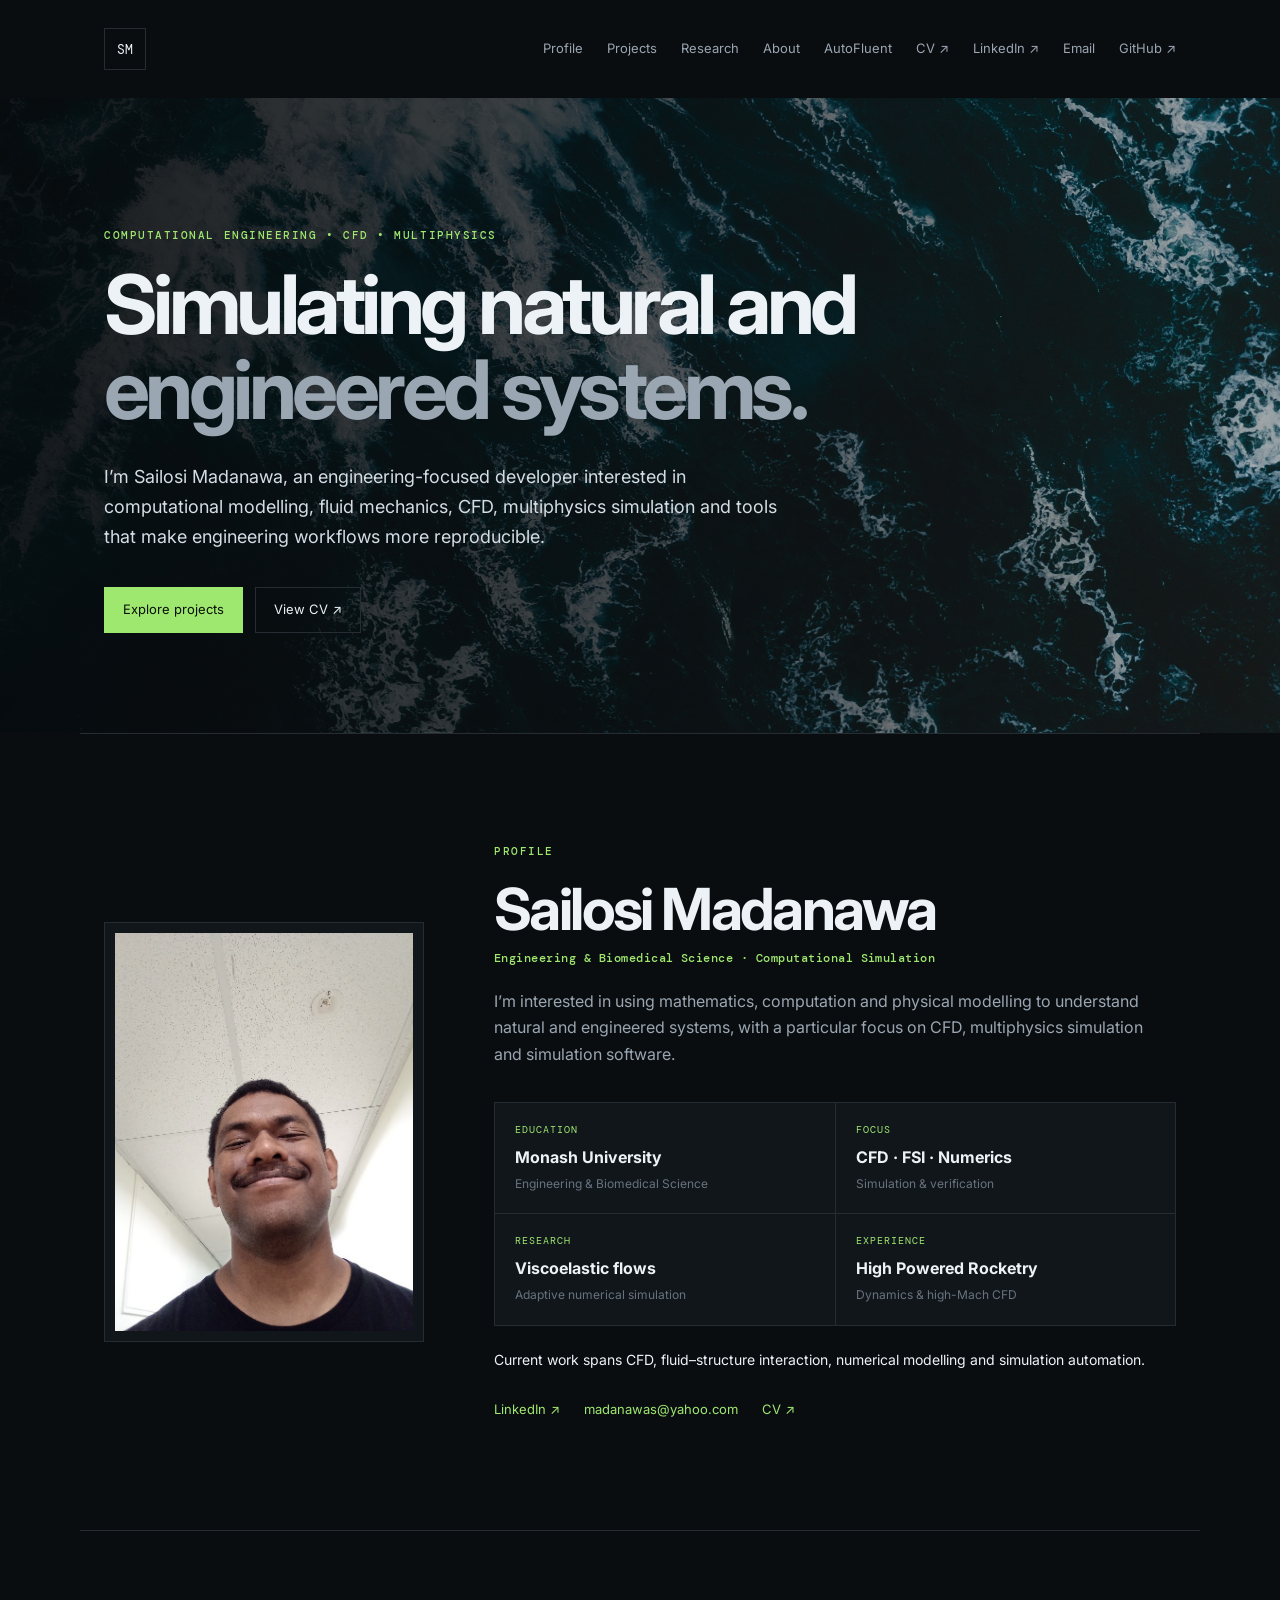
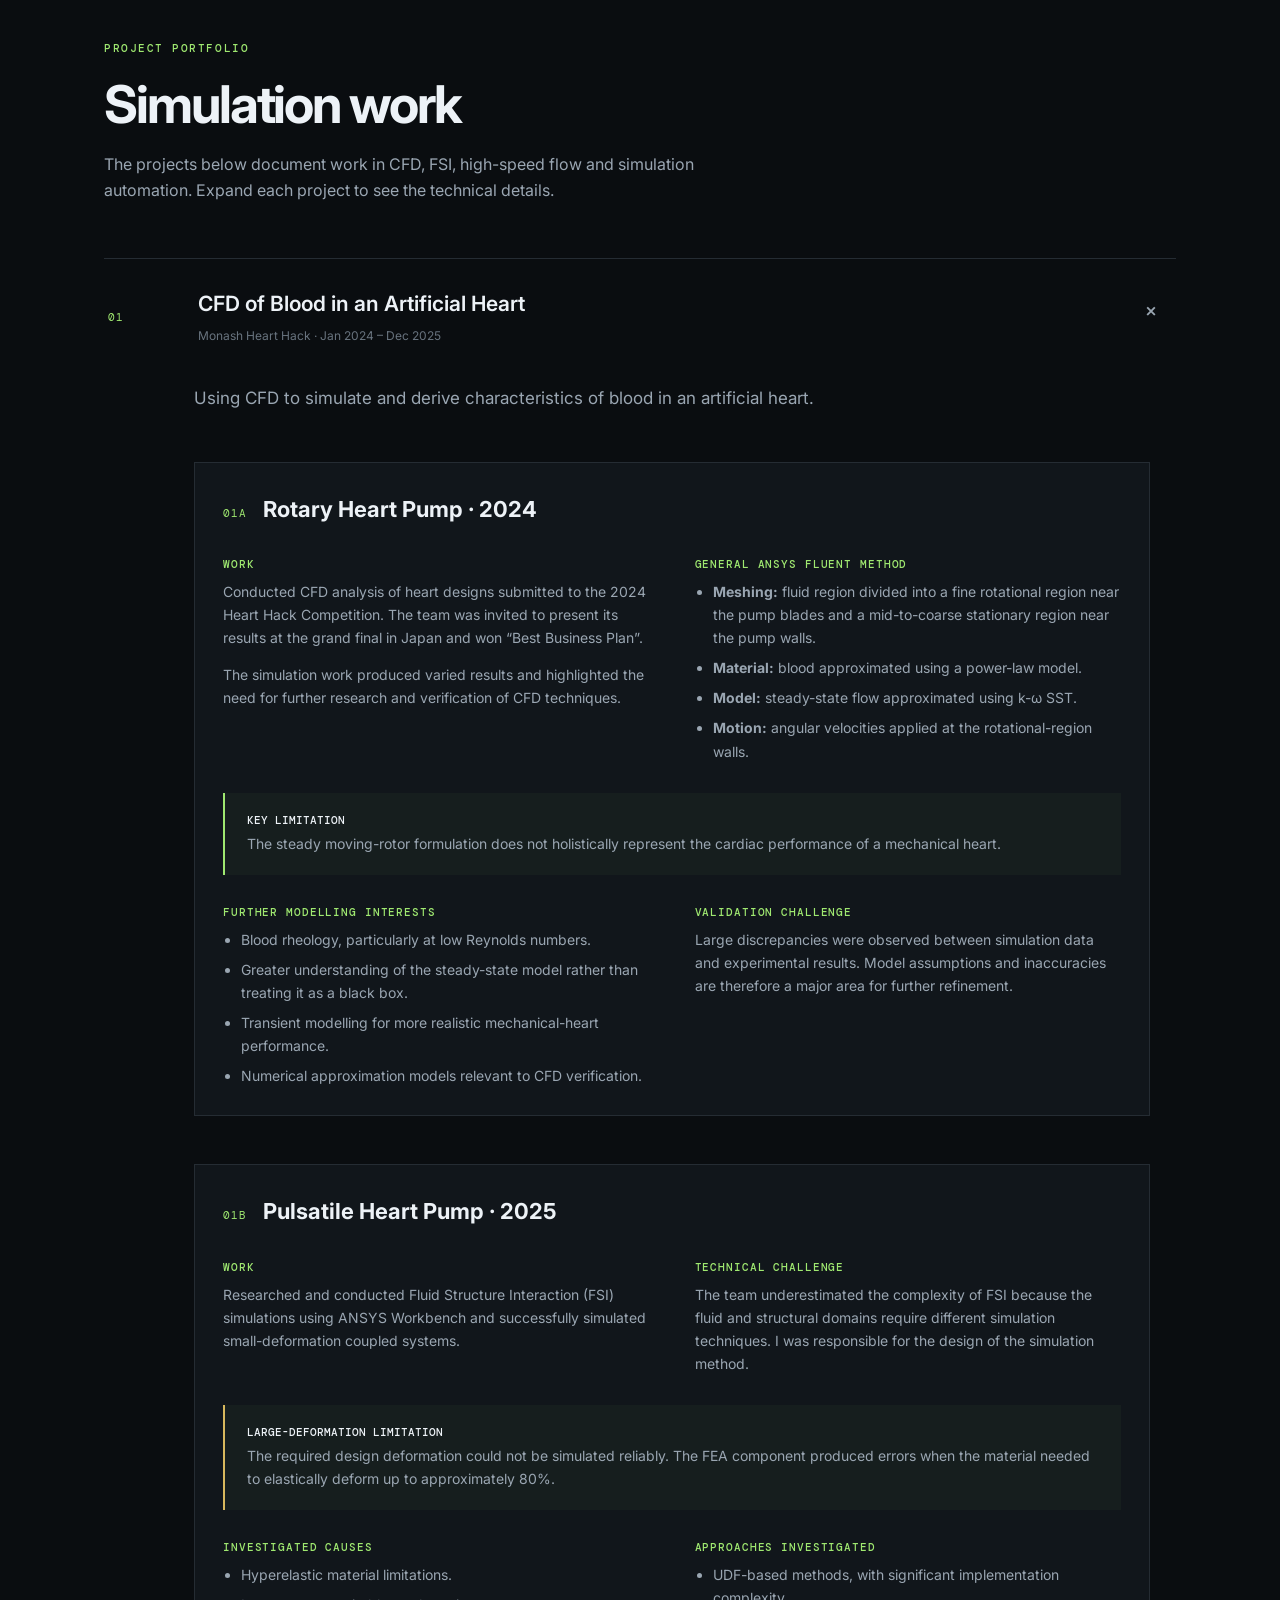
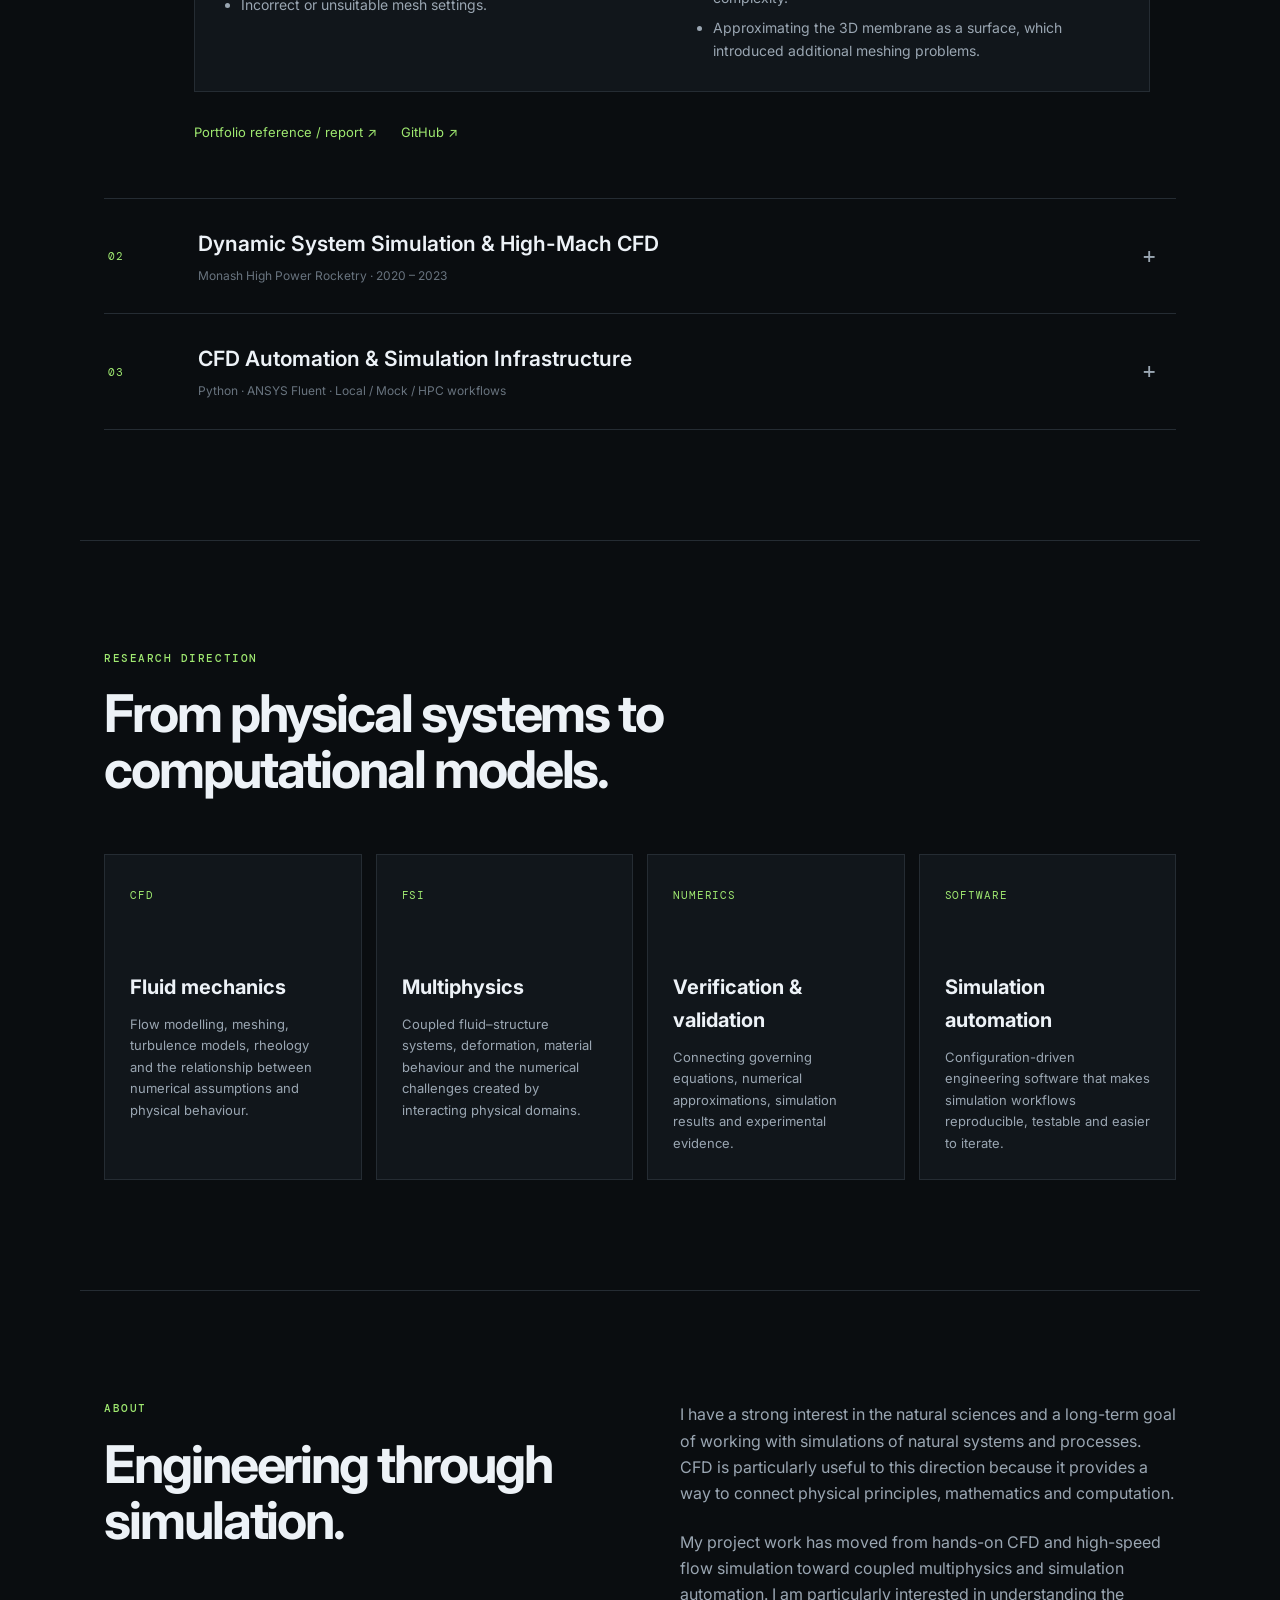
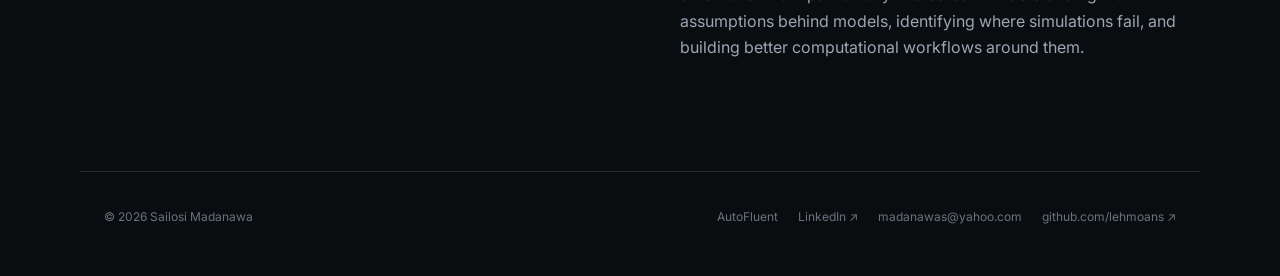
<file: index.html>
<!DOCTYPE html>
<html lang="en">
<head>
  <meta charset="UTF-8">
  <meta name="viewport" content="width=device-width, initial-scale=1.0">
  <meta name="description" content="Sailosi Madanawa — computational fluid dynamics, multiphysics simulation, numerical modelling and simulation automation portfolio.">
  <meta property="og:title" content="Sailosi Madanawa | Simulation Engineering">
  <meta property="og:description" content="Portfolio of CFD, FSI, high-Mach simulation and simulation automation projects.">
  <meta property="og:type" content="website">
  <title>Sailosi Madanawa | Simulation Engineering</title>
  <link rel="stylesheet" href="style.css">
</head>
<body>
  <header class="nav">
    <a class="logo" href="#">SM</a>
    <nav aria-label="Primary navigation">
      <a href="#profile">Profile</a>
      <a href="#projects">Projects</a>
      <a href="#research">Research</a>
      <a href="#about">About</a>
      <a href="autofluent.html">AutoFluent</a>
      <a href="cv.html">CV ↗</a>
      <a href="https://www.linkedin.com/in/sailosimadanawa/" target="_blank" rel="noopener">LinkedIn ↗</a>
      <a href="mailto:madanawas@yahoo.com">Email</a>
      <a href="https://github.com/lehmoans" target="_blank" rel="noopener">GitHub ↗</a>
    </nav>
  </header>

  <main>
    <section class="hero ocean-hero">
      <div class="hero-ocean"></div>
      <div class="hero-content">

      <p class="eyebrow">COMPUTATIONAL ENGINEERING • CFD • MULTIPHYSICS</p>
      <h1>Simulating natural and<br><span>engineered systems.</span></h1>
      <p class="intro">
        I’m Sailosi Madanawa, an engineering-focused developer interested in
        computational modelling, fluid mechanics, CFD, multiphysics simulation
        and tools that make engineering workflows more reproducible.
      </p>
      <div class="actions">
        <a class="button primary" href="#projects">Explore projects</a>
        <a class="button secondary" href="cv.html">View CV ↗</a>
      </div>
    </div>
    </section>

    <section id="profile" class="profile-section">
      <div class="profile-photo-wrap">
        <img class="profile-photo" src="assets/IMG_20220502_143514_275.jpg" alt="Sailosi Madanawa">
      </div>
      <div class="profile-copy">
        <p class="eyebrow">PROFILE</p>
        <h2>Sailosi Madanawa</h2>
        <p class="profile-role">Engineering & Biomedical Science · Computational Simulation</p>
        <p>
          I’m interested in using mathematics, computation and physical modelling
          to understand natural and engineered systems, with a particular focus
          on CFD, multiphysics simulation and simulation software.
        </p>
        <div class="profile-facts">
          <div><span>EDUCATION</span><strong>Monash University</strong><small>Engineering & Biomedical Science</small></div>
          <div><span>FOCUS</span><strong>CFD · FSI · Numerics</strong><small>Simulation & verification</small></div>
          <div><span>RESEARCH</span><strong>Viscoelastic flows</strong><small>Adaptive numerical simulation</small></div>
          <div><span>EXPERIENCE</span><strong>High Powered Rocketry</strong><small>Dynamics & high-Mach CFD</small></div>
        </div>
        <p class="profile-note">Current work spans CFD, fluid–structure interaction, numerical modelling and simulation automation.</p>
        <div class="profile-links">
          <a href="https://www.linkedin.com/in/sailosimadanawa/" target="_blank" rel="noopener">LinkedIn ↗</a>
          <a href="mailto:madanawas@yahoo.com">madanawas@yahoo.com</a>
          <a href="cv.html">CV ↗</a>
        </div>
      </div>
    </section>

    <section id="projects" class="section">
      <div class="section-heading">
        <p class="eyebrow">PROJECT PORTFOLIO</p>
        <h2>Simulation work</h2>
        <p class="section-lead">
          The projects below document work in CFD, FSI, high-speed flow and
          simulation automation. Expand each project to see the technical details.
        </p>
      </div>

      <div class="project-list">
        <details class="project" open>
          <summary>
            <span class="project-index">01</span>
            <span class="project-title">
              <strong>CFD of Blood in an Artificial Heart</strong>
              <small>Monash Heart Hack · Jan 2024 – Dec 2025</small>
            </span>
            <span class="summary-mark">+</span>
          </summary>

          <div class="project-body">
            <p class="lead">
              Using CFD to simulate and derive characteristics of blood in an artificial heart.
            </p>

            <div class="subproject">
              <div class="subproject-heading">
                <span class="tag">01A</span>
                <h3>Rotary Heart Pump · 2024</h3>
              </div>

              <div class="grid-2">
                <div>
                  <h4>Work</h4>
                  <p>
                    Conducted CFD analysis of heart designs submitted to the 2024
                    Heart Hack Competition. The team was invited to present its
                    results at the grand final in Japan and won “Best Business Plan”.
                  </p>
                  <p>
                    The simulation work produced varied results and highlighted
                    the need for further research and verification of CFD techniques.
                  </p>
                </div>

                <div>
                  <h4>General ANSYS Fluent method</h4>
                  <ul>
                    <li><b>Meshing:</b> fluid region divided into a fine rotational region near the pump blades and a mid-to-coarse stationary region near the pump walls.</li>
                    <li><b>Material:</b> blood approximated using a power-law model.</li>
                    <li><b>Model:</b> steady-state flow approximated using k-ω SST.</li>
                    <li><b>Motion:</b> angular velocities applied at the rotational-region walls.</li>
                  </ul>
                </div>
              </div>

              <div class="project-note">
                <span>Key limitation</span>
                The steady moving-rotor formulation does not holistically represent
                the cardiac performance of a mechanical heart.
              </div>

              <div class="grid-2">
                <div>
                  <h4>Further modelling interests</h4>
                  <ul>
                    <li>Blood rheology, particularly at low Reynolds numbers.</li>
                    <li>Greater understanding of the steady-state model rather than treating it as a black box.</li>
                    <li>Transient modelling for more realistic mechanical-heart performance.</li>
                    <li>Numerical approximation models relevant to CFD verification.</li>
                  </ul>
                </div>
                <div>
                  <h4>Validation challenge</h4>
                  <p>
                    Large discrepancies were observed between simulation data and
                    experimental results. Model assumptions and inaccuracies are
                    therefore a major area for further refinement.
                  </p>
                </div>
              </div>
            </div>

            <div class="subproject">
              <div class="subproject-heading">
                <span class="tag">01B</span>
                <h3>Pulsatile Heart Pump · 2025</h3>
              </div>

              <div class="grid-2">
                <div>
                  <h4>Work</h4>
                  <p>
                    Researched and conducted Fluid Structure Interaction (FSI)
                    simulations using ANSYS Workbench and successfully simulated
                    small-deformation coupled systems.
                  </p>
                </div>
                <div>
                  <h4>Technical challenge</h4>
                  <p>
                    The team underestimated the complexity of FSI because the
                    fluid and structural domains require different simulation
                    techniques. I was responsible for the design of the simulation method.
                  </p>
                </div>
              </div>

              <div class="project-note warning">
                <span>Large-deformation limitation</span>
                The required design deformation could not be simulated reliably.
                The FEA component produced errors when the material needed to
                elastically deform up to approximately 80%.
              </div>

              <div class="grid-2">
                <div>
                  <h4>Investigated causes</h4>
                  <ul>
                    <li>Hyperelastic material limitations.</li>
                    <li>Incorrect or unsuitable mesh settings.</li>
                  </ul>
                </div>
                <div>
                  <h4>Approaches investigated</h4>
                  <ul>
                    <li>UDF-based methods, with significant implementation complexity.</li>
                    <li>Approximating the 3D membrane as a surface, which introduced additional meshing problems.</li>
                  </ul>
                </div>
              </div>
            </div>

            <div class="project-links">
              <a href="https://tinyurl.com/ysvwvvh9" target="_blank" rel="noopener">Portfolio reference / report ↗</a>
              <a href="https://github.com/lehmoans" target="_blank" rel="noopener">GitHub ↗</a>
            </div>
          </div>
        </details>

        <details class="project">
          <summary>
            <span class="project-index">02</span>
            <span class="project-title">
              <strong>Dynamic System Simulation & High-Mach CFD</strong>
              <small>Monash High Power Rocketry · 2020 – 2023</small>
            </span>
            <span class="summary-mark">+</span>
          </summary>

          <div class="project-body">
            <p class="lead">
              Simulation work focused on rocket behaviour at high Mach-number velocities.
            </p>

            <div class="grid-2">
              <div>
                <h4>Role</h4>
                <p>
                  Joined the Dynamics Simulations Team, contributing to the
                  computational modelling of rocket behaviour at high Mach numbers.
                </p>
              </div>
              <div>
                <h4>Capabilities developed</h4>
                <ul>
                  <li>Python programming, self-taught through the project.</li>
                  <li>ANSYS Fluent meshing and solution work, developed independently.</li>
                  <li>Understanding of how CFD results can feed larger dynamic-system models.</li>
                </ul>
              </div>
            </div>

            <div class="project-note">
              <span>System integration</span>
              Contributed to the team-built six-degree-of-freedom rocket simulator,
              which uses CFD results to determine characteristics such as time of
              flight and apogee.
            </div>
          </div>
        </details>

        <details class="project">
          <summary>
            <span class="project-index">03</span>
            <span class="project-title">
              <strong>CFD Automation & Simulation Infrastructure</strong>
              <small>Python · ANSYS Fluent · Local / Mock / HPC workflows</small>
            </span>
            <span class="summary-mark">+</span>
          </summary>

          <div class="project-body">
            <p class="lead">
              Extending hands-on CFD work into reusable software for automating
              simulation setup, execution and repeatable engineering workflows.
            </p>

            <div class="grid-2">
              <div>
                <h4>Motivation</h4>
                <p>
                  Manual CFD setup and maintenance can make model fine-tuning
                  expensive. Automation is being developed to reduce repetitive
                  work and accelerate iteration.
                </p>
              </div>
              <div>
                <h4>Targeted iteration</h4>
                <ul>
                  <li>y+ target selection.</li>
                  <li>Mesh refinement and coarsening.</li>
                  <li>Fluid rheology characteristics.</li>
                  <li>Repeatable configuration and execution.</li>
                </ul>
              </div>
            </div>

            <div class="project-callout">
              <div>
                <span class="eyebrow">FEATURED SOFTWARE PROJECT</span>
                <h3>AutoFluent</h3>
                <p>
                  A modular Python framework for configuration-driven Fluent
                  simulation workflows. It is being developed as a reusable
                  simulation infrastructure project rather than a single-case script.
                </p>
              </div>
              <a class="button primary" href="autofluent.html">Technical documentation ↗</a>
            </div>
          </div>
        </details>
      </div>
    </section>

    <section id="research" class="section">
      <div class="section-heading">
        <p class="eyebrow">RESEARCH DIRECTION</p>
        <h2>From physical systems to computational models.</h2>
      </div>

      <div class="research-grid">
        <article>
          <span class="tag">CFD</span>
          <h3>Fluid mechanics</h3>
          <p>Flow modelling, meshing, turbulence models, rheology and the relationship between numerical assumptions and physical behaviour.</p>
        </article>
        <article>
          <span class="tag">FSI</span>
          <h3>Multiphysics</h3>
          <p>Coupled fluid–structure systems, deformation, material behaviour and the numerical challenges created by interacting physical domains.</p>
        </article>
        <article>
          <span class="tag">NUMERICS</span>
          <h3>Verification & validation</h3>
          <p>Connecting governing equations, numerical approximations, simulation results and experimental evidence.</p>
        </article>
        <article>
          <span class="tag">SOFTWARE</span>
          <h3>Simulation automation</h3>
          <p>Configuration-driven engineering software that makes simulation workflows reproducible, testable and easier to iterate.</p>
        </article>
      </div>
    </section>

    <section id="about" class="section about">
      <div class="section-heading">
        <p class="eyebrow">ABOUT</p>
        <h2>Engineering through simulation.</h2>
      </div>
      <div class="about-text">
        <p>
          I have a strong interest in the natural sciences and a long-term goal
          of working with simulations of natural systems and processes. CFD is
          particularly useful to this direction because it provides a way to
          connect physical principles, mathematics and computation.
        </p>
        <p>
          My project work has moved from hands-on CFD and high-speed flow
          simulation toward coupled multiphysics and simulation automation.
          I am particularly interested in understanding the assumptions behind
          models, identifying where simulations fail, and building better
          computational workflows around them.
        </p>
      </div>
    </section>
  </main>

  <footer>
    <p>© 2026 Sailosi Madanawa</p>
    <div class="footer-links">
      <a href="autofluent.html">AutoFluent</a>
      <a href="https://www.linkedin.com/in/sailosimadanawa/" target="_blank" rel="noopener">LinkedIn ↗</a>
      <a href="mailto:madanawas@yahoo.com">madanawas@yahoo.com</a>
      <a href="https://github.com/lehmoans" target="_blank" rel="noopener">github.com/lehmoans ↗</a>
    </div>
  </footer>
</body>
</html>
</file>
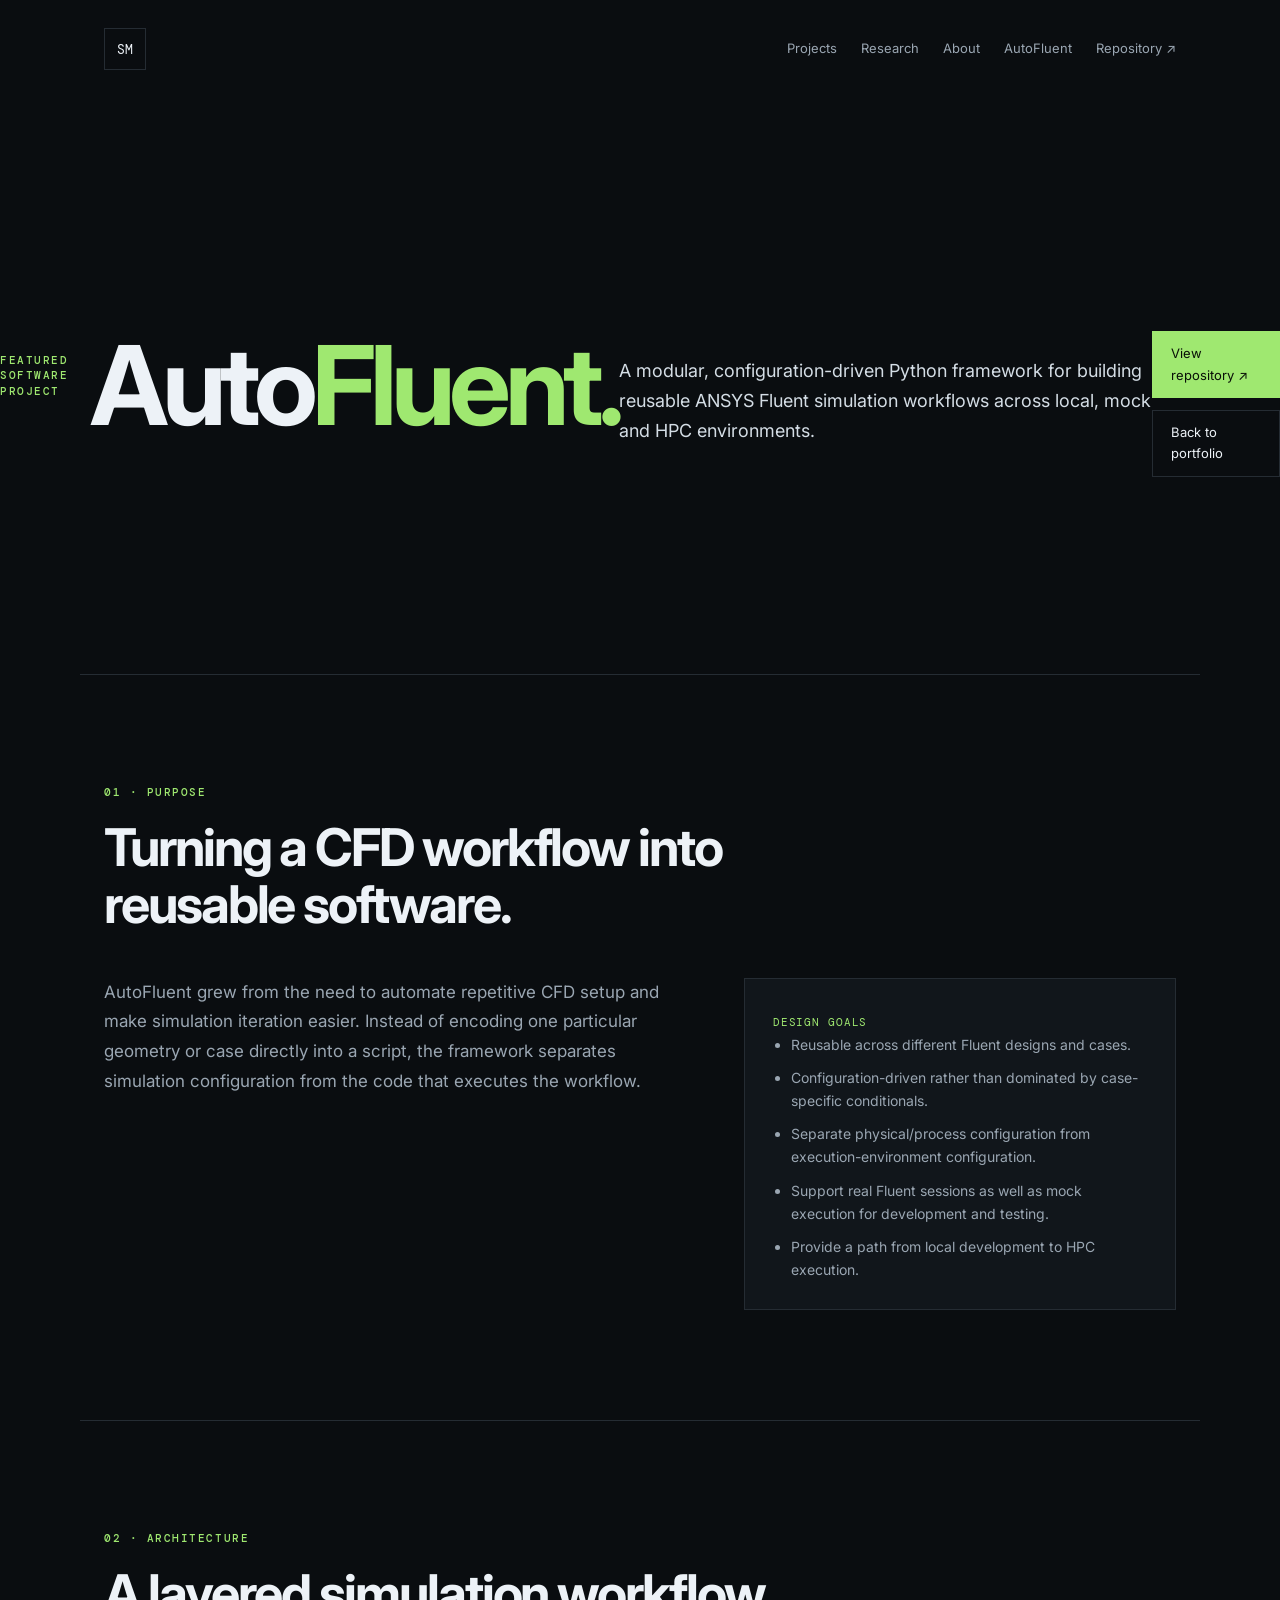
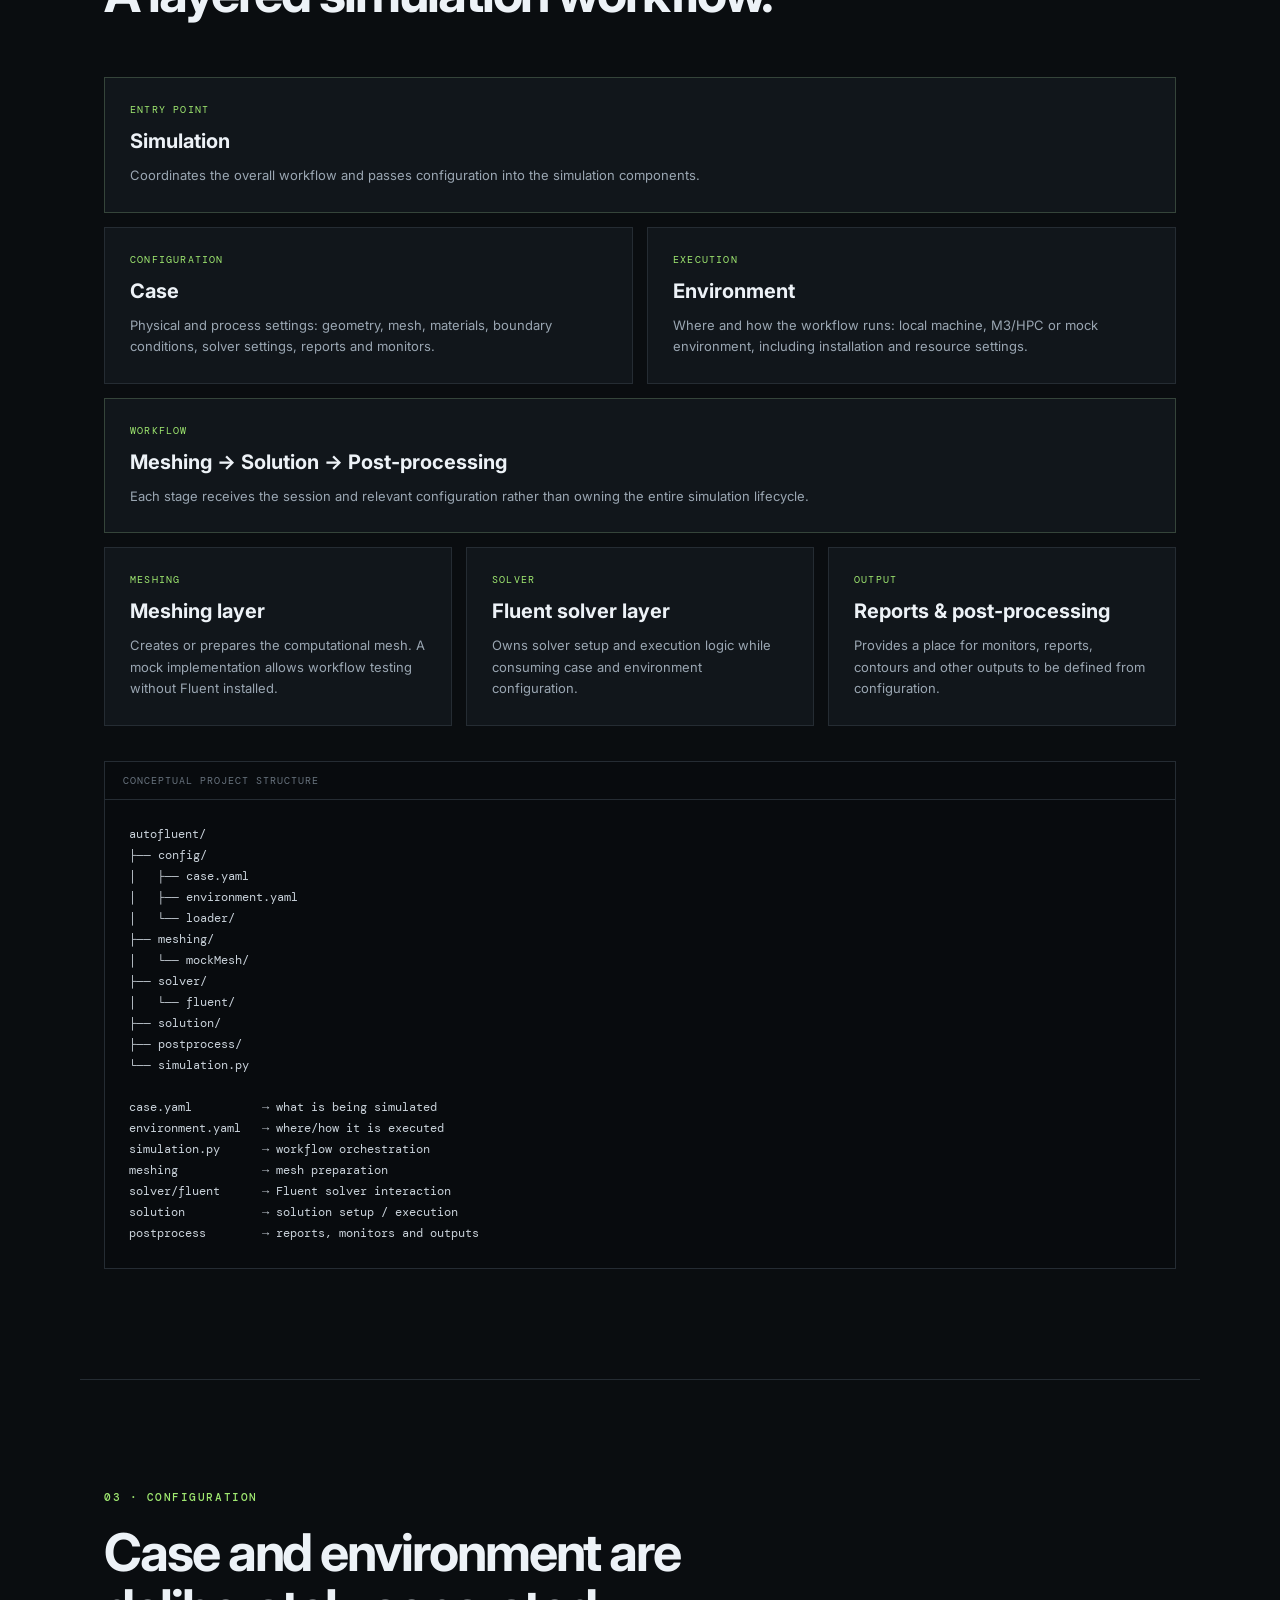
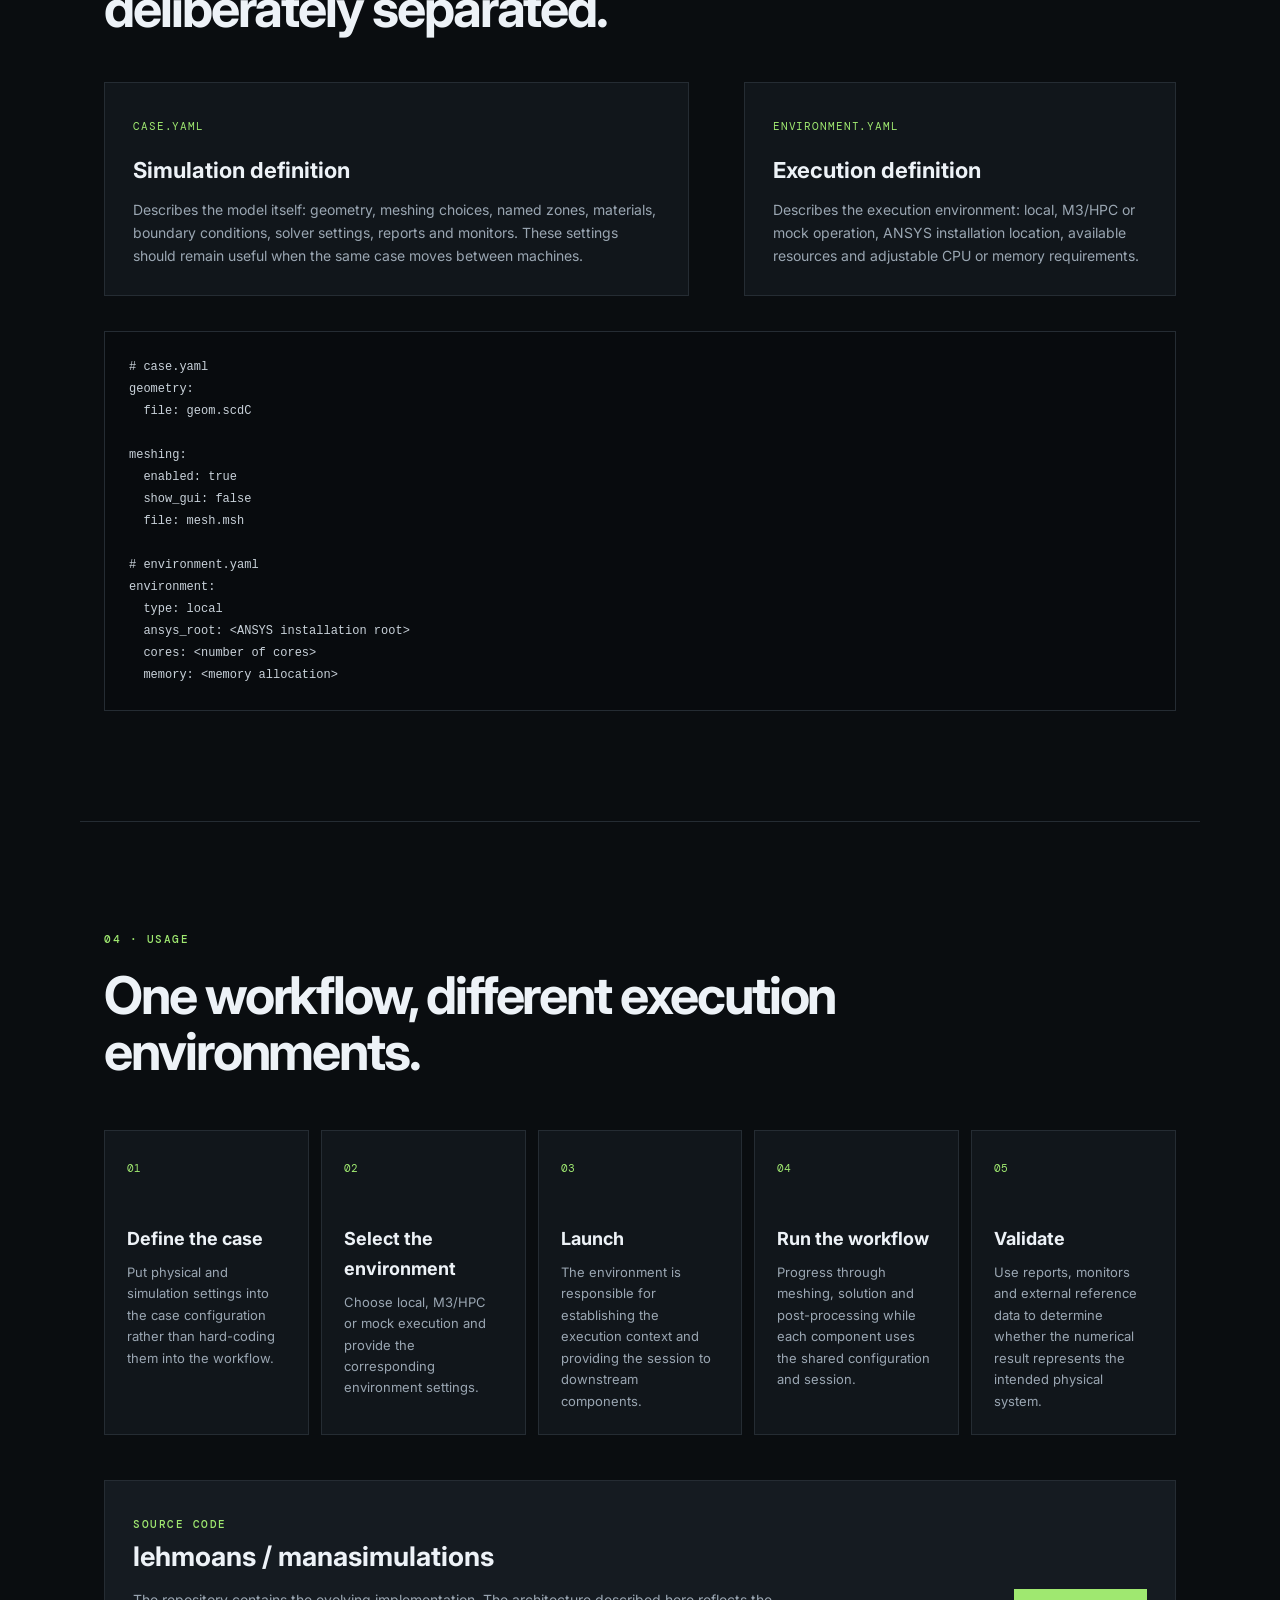
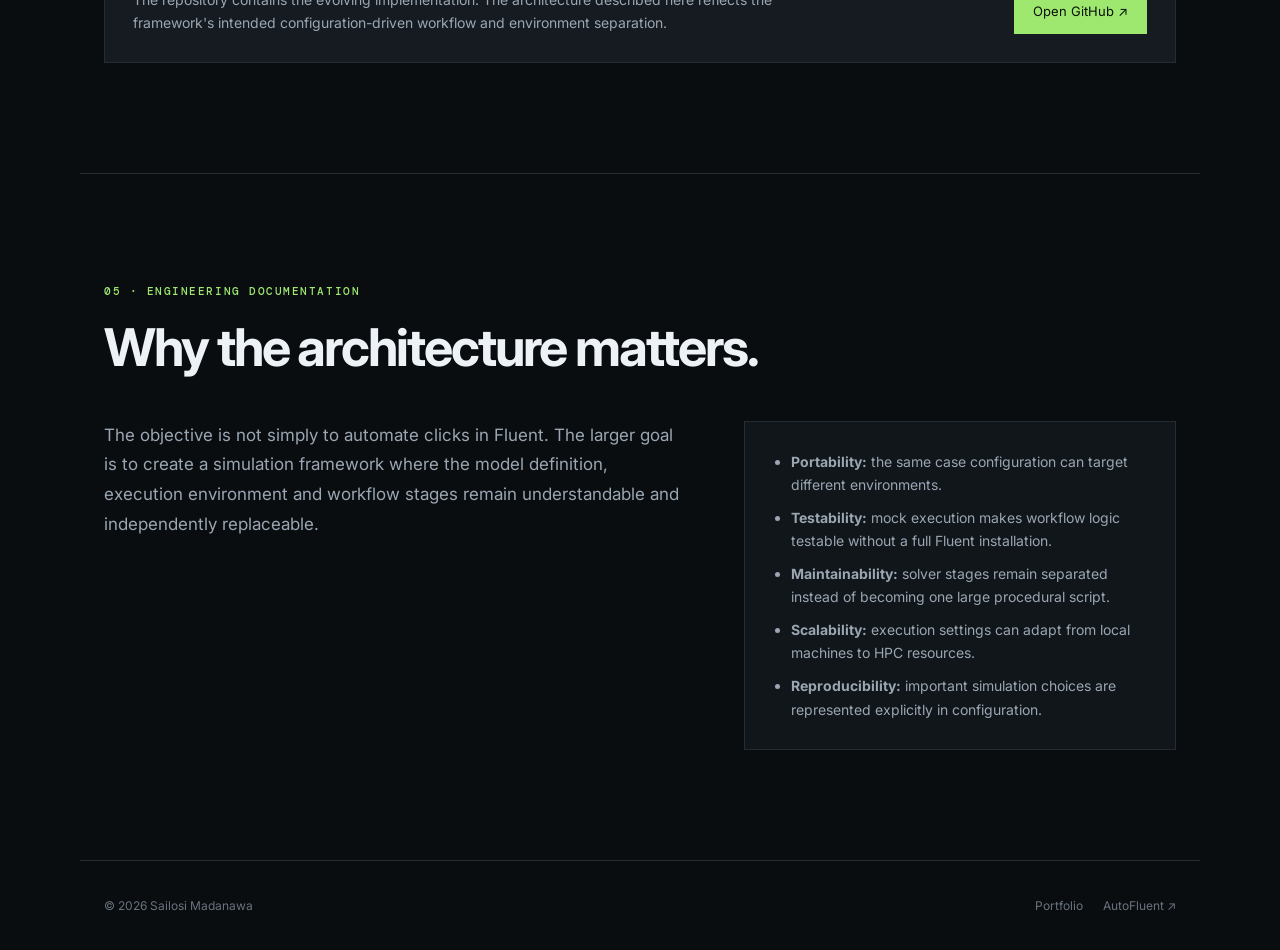
<file: autofluent.html>
<!DOCTYPE html>
<html lang="en">
<head>
  <meta charset="UTF-8">
  <meta name="viewport" content="width=device-width, initial-scale=1.0">
  <meta name="description" content="AutoFluent — configuration-driven Python infrastructure for reusable ANSYS Fluent simulation workflows.">
  <title>AutoFluent | Sailosi Madanawa</title>
  <link rel="stylesheet" href="style.css">
</head>
<body>
  <header class="nav">
    <a class="logo" href="index.html">SM</a>
    <nav aria-label="Primary navigation">
      <a href="index.html#projects">Projects</a>
      <a href="index.html#research">Research</a>
      <a href="index.html#about">About</a>
      <a href="autofluent.html">AutoFluent</a>
      <a href="https://github.com/lehmoans/manasimulations" target="_blank" rel="noopener">Repository ↗</a>
    </nav>
  </header>

  <main>
    <section class="hero autofluent-hero">
      <p class="eyebrow">FEATURED SOFTWARE PROJECT</p>
      <h1>Auto<span>Fluent.</span></h1>
      <p class="intro">
        A modular, configuration-driven Python framework for building reusable
        ANSYS Fluent simulation workflows across local, mock and HPC environments.
      </p>
      <div class="actions">
        <a class="button primary" href="https://github.com/lehmoans/manasimulations" target="_blank" rel="noopener">View repository ↗</a>
        <a class="button secondary" href="index.html#projects">Back to portfolio</a>
      </div>
    </section>

    <section class="section">
      <div class="section-heading">
        <p class="eyebrow">01 · PURPOSE</p>
        <h2>Turning a CFD workflow into reusable software.</h2>
      </div>
      <div class="doc-grid">
        <div>
          <p class="lead">
            AutoFluent grew from the need to automate repetitive CFD setup and
            make simulation iteration easier. Instead of encoding one particular
            geometry or case directly into a script, the framework separates
            simulation configuration from the code that executes the workflow.
          </p>
        </div>
        <div class="doc-card">
          <span class="tag">DESIGN GOALS</span>
          <ul>
            <li>Reusable across different Fluent designs and cases.</li>
            <li>Configuration-driven rather than dominated by case-specific conditionals.</li>
            <li>Separate physical/process configuration from execution-environment configuration.</li>
            <li>Support real Fluent sessions as well as mock execution for development and testing.</li>
            <li>Provide a path from local development to HPC execution.</li>
          </ul>
        </div>
      </div>
    </section>

    <section class="section">
      <div class="section-heading">
        <p class="eyebrow">02 · ARCHITECTURE</p>
        <h2>A layered simulation workflow.</h2>
      </div>

      <div class="architecture">
        <div class="architecture-node root">
          <span>ENTRY POINT</span>
          <strong>Simulation</strong>
          <p>Coordinates the overall workflow and passes configuration into the simulation components.</p>
        </div>

        <div class="architecture-branch">
          <div class="architecture-node">
            <span>CONFIGURATION</span>
            <strong>Case</strong>
            <p>Physical and process settings: geometry, mesh, materials, boundary conditions, solver settings, reports and monitors.</p>
          </div>
          <div class="architecture-node">
            <span>EXECUTION</span>
            <strong>Environment</strong>
            <p>Where and how the workflow runs: local machine, M3/HPC or mock environment, including installation and resource settings.</p>
          </div>
        </div>

        <div class="architecture-node pipeline">
          <span>WORKFLOW</span>
          <strong>Meshing → Solution → Post-processing</strong>
          <p>Each stage receives the session and relevant configuration rather than owning the entire simulation lifecycle.</p>
        </div>

        <div class="architecture-branch">
          <div class="architecture-node">
            <span>MESHING</span>
            <strong>Meshing layer</strong>
            <p>Creates or prepares the computational mesh. A mock implementation allows workflow testing without Fluent installed.</p>
          </div>
          <div class="architecture-node">
            <span>SOLVER</span>
            <strong>Fluent solver layer</strong>
            <p>Owns solver setup and execution logic while consuming case and environment configuration.</p>
          </div>
          <div class="architecture-node">
            <span>OUTPUT</span>
            <strong>Reports & post-processing</strong>
            <p>Provides a place for monitors, reports, contours and other outputs to be defined from configuration.</p>
          </div>
        </div>
      </div>

      <div class="code-tree">
        <div class="tree-label">CONCEPTUAL PROJECT STRUCTURE</div>
<pre>autofluent/
├── config/
│   ├── case.yaml
│   ├── environment.yaml
│   └── loader/
├── meshing/
│   └── mockMesh/
├── solver/
│   └── fluent/
├── solution/
├── postprocess/
└── simulation.py

case.yaml          → what is being simulated
environment.yaml   → where/how it is executed
simulation.py      → workflow orchestration
meshing            → mesh preparation
solver/fluent      → Fluent solver interaction
solution           → solution setup / execution
postprocess        → reports, monitors and outputs</pre>
      </div>
    </section>

    <section class="section">
      <div class="section-heading">
        <p class="eyebrow">03 · CONFIGURATION</p>
        <h2>Case and environment are deliberately separated.</h2>
      </div>

      <div class="doc-grid">
        <div class="doc-card">
          <span class="tag">CASE.YAML</span>
          <h3>Simulation definition</h3>
          <p>
            Describes the model itself: geometry, meshing choices, named zones,
            materials, boundary conditions, solver settings, reports and monitors.
            These settings should remain useful when the same case moves between machines.
          </p>
        </div>
        <div class="doc-card">
          <span class="tag">ENVIRONMENT.YAML</span>
          <h3>Execution definition</h3>
          <p>
            Describes the execution environment: local, M3/HPC or mock operation,
            ANSYS installation location, available resources and adjustable CPU
            or memory requirements.
          </p>
        </div>
      </div>

      <div class="config-example">
<pre><code># case.yaml
geometry:
  file: geom.scdC

meshing:
  enabled: true
  show_gui: false
  file: mesh.msh

# environment.yaml
environment:
  type: local
  ansys_root: &lt;ANSYS installation root&gt;
  cores: &lt;number of cores&gt;
  memory: &lt;memory allocation&gt;</code></pre>
      </div>
    </section>

    <section class="section">
      <div class="section-heading">
        <p class="eyebrow">04 · USAGE</p>
        <h2>One workflow, different execution environments.</h2>
      </div>

      <div class="steps">
        <article><span>01</span><h3>Define the case</h3><p>Put physical and simulation settings into the case configuration rather than hard-coding them into the workflow.</p></article>
        <article><span>02</span><h3>Select the environment</h3><p>Choose local, M3/HPC or mock execution and provide the corresponding environment settings.</p></article>
        <article><span>03</span><h3>Launch</h3><p>The environment is responsible for establishing the execution context and providing the session to downstream components.</p></article>
        <article><span>04</span><h3>Run the workflow</h3><p>Progress through meshing, solution and post-processing while each component uses the shared configuration and session.</p></article>
        <article><span>05</span><h3>Validate</h3><p>Use reports, monitors and external reference data to determine whether the numerical result represents the intended physical system.</p></article>
      </div>

      <div class="project-callout">
        <div>
          <span class="eyebrow">SOURCE CODE</span>
          <h3>lehmoans / manasimulations</h3>
          <p>
            The repository contains the evolving implementation. The architecture
            described here reflects the framework's intended configuration-driven
            workflow and environment separation.
          </p>
        </div>
        <a class="button primary" href="https://github.com/lehmoans/manasimulations" target="_blank" rel="noopener">Open GitHub ↗</a>
      </div>
    </section>

    <section class="section">
      <div class="section-heading">
        <p class="eyebrow">05 · ENGINEERING DOCUMENTATION</p>
        <h2>Why the architecture matters.</h2>
      </div>
      <div class="doc-grid">
        <div>
          <p class="lead">
            The objective is not simply to automate clicks in Fluent. The larger
            goal is to create a simulation framework where the model definition,
            execution environment and workflow stages remain understandable and
            independently replaceable.
          </p>
        </div>
        <div class="doc-card">
          <ul>
            <li><b>Portability:</b> the same case configuration can target different environments.</li>
            <li><b>Testability:</b> mock execution makes workflow logic testable without a full Fluent installation.</li>
            <li><b>Maintainability:</b> solver stages remain separated instead of becoming one large procedural script.</li>
            <li><b>Scalability:</b> execution settings can adapt from local machines to HPC resources.</li>
            <li><b>Reproducibility:</b> important simulation choices are represented explicitly in configuration.</li>
          </ul>
        </div>
      </div>
    </section>
  </main>

  <footer>
    <p>© 2026 Sailosi Madanawa</p>
    <div class="footer-links">
      <a href="index.html">Portfolio</a>
      <a href="https://github.com/lehmoans/manasimulations" target="_blank" rel="noopener">AutoFluent ↗</a>
    </div>
  </footer>
</body>
</html>
</file>
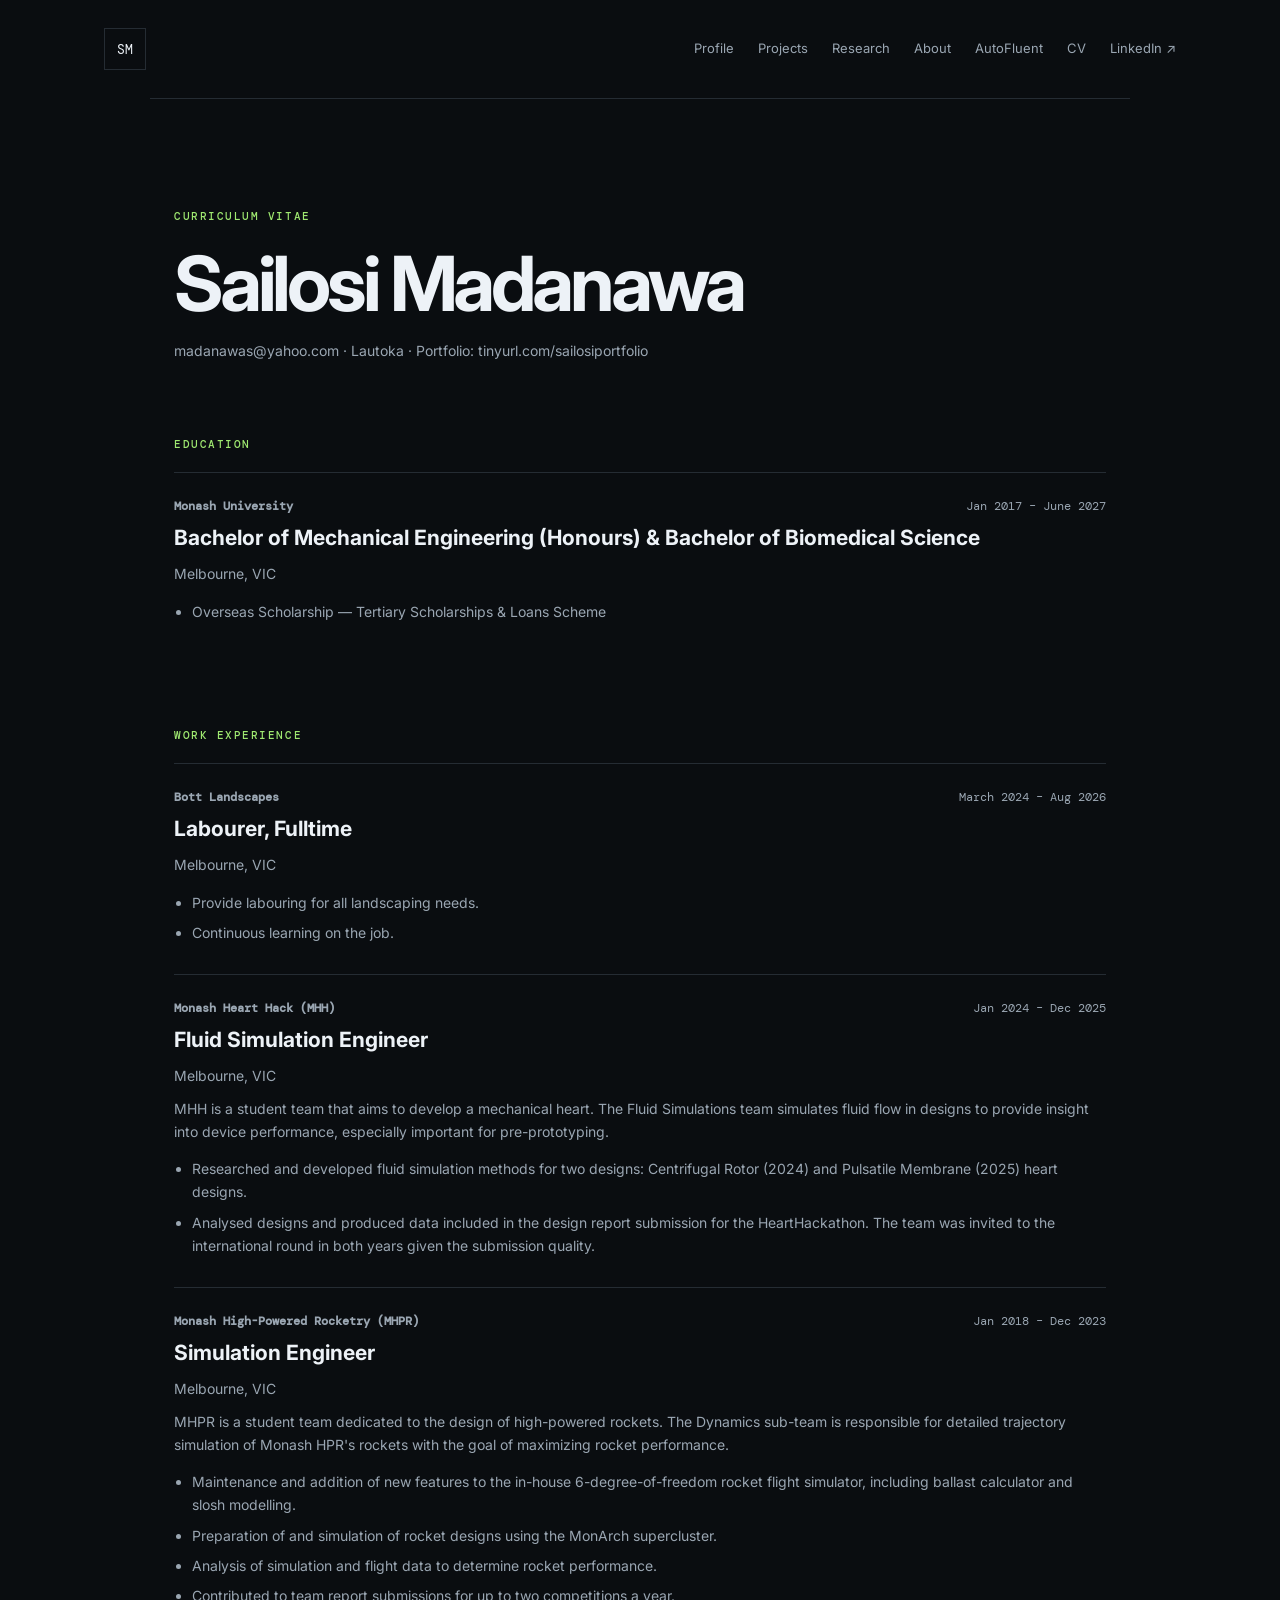
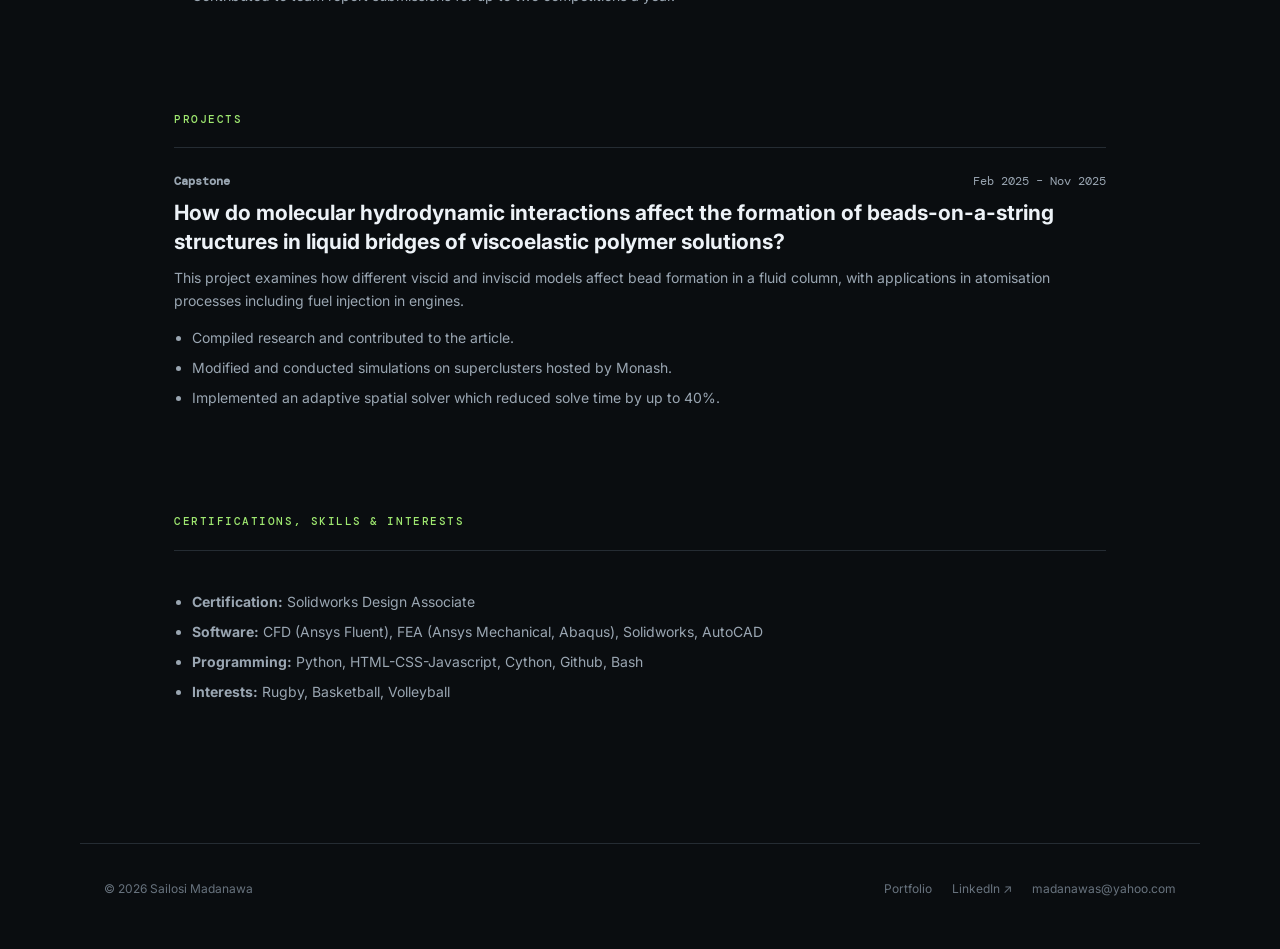
<file: cv.html>
<!DOCTYPE html>
<html lang="en">
<head>
  <meta charset="UTF-8">
  <meta name="viewport" content="width=device-width, initial-scale=1.0">
  <meta name="description" content="Curriculum Vitae — Sailosi Madanawa">
  <title>Sailosi Madanawa | CV</title>
  <link rel="stylesheet" href="style.css">
</head>
<body>
  <header class="nav">
    <a class="logo" href="index.html">SM</a>
    <nav aria-label="Primary navigation">
      <a href="index.html#profile">Profile</a>
      <a href="index.html#projects">Projects</a>
      <a href="index.html#research">Research</a>
      <a href="index.html#about">About</a>
      <a href="autofluent.html">AutoFluent</a>
      <a href="cv.html">CV</a>
      <a href="https://www.linkedin.com/in/sailosimadanawa/" target="_blank" rel="noopener">LinkedIn ↗</a>
    </nav>
  </header>

  <main>
    <section class="section cv-page">
      <div class="section-heading">
        <p class="eyebrow">CURRICULUM VITAE</p>
        <h1 class="cv-title">Sailosi Madanawa</h1>
        <p class="cv-contact">madanawas@yahoo.com · Lautoka · Portfolio: tinyurl.com/sailosiportfolio</p>
      </div>

      <div class="cv-section">
        <p class="eyebrow">EDUCATION</p>
        <article class="cv-entry">
          <div class="cv-meta"><strong>Monash University</strong><span>Jan 2017 – June 2027</span></div>
          <h3>Bachelor of Mechanical Engineering (Honours) & Bachelor of Biomedical Science</h3>
          <p>Melbourne, VIC</p>
          <ul><li>Overseas Scholarship — Tertiary Scholarships & Loans Scheme</li></ul>
        </article>
      </div>

      <div class="cv-section">
        <p class="eyebrow">WORK EXPERIENCE</p>

        <article class="cv-entry">
          <div class="cv-meta"><strong>Bott Landscapes</strong><span>March 2024 – Aug 2026</span></div>
          <h3>Labourer, Fulltime</h3>
          <p>Melbourne, VIC</p>
          <ul>
            <li>Provide labouring for all landscaping needs.</li>
            <li>Continuous learning on the job.</li>
          </ul>
        </article>

        <article class="cv-entry">
          <div class="cv-meta"><strong>Monash Heart Hack (MHH)</strong><span>Jan 2024 – Dec 2025</span></div>
          <h3>Fluid Simulation Engineer</h3>
          <p>Melbourne, VIC</p>
          <p>MHH is a student team that aims to develop a mechanical heart. The Fluid Simulations team simulates fluid flow in designs to provide insight into device performance, especially important for pre-prototyping.</p>
          <ul>
            <li>Researched and developed fluid simulation methods for two designs: Centrifugal Rotor (2024) and Pulsatile Membrane (2025) heart designs.</li>
            <li>Analysed designs and produced data included in the design report submission for the HeartHackathon. The team was invited to the international round in both years given the submission quality.</li>
          </ul>
        </article>

        <article class="cv-entry">
          <div class="cv-meta"><strong>Monash High-Powered Rocketry (MHPR)</strong><span>Jan 2018 – Dec 2023</span></div>
          <h3>Simulation Engineer</h3>
          <p>Melbourne, VIC</p>
          <p>MHPR is a student team dedicated to the design of high-powered rockets. The Dynamics sub-team is responsible for detailed trajectory simulation of Monash HPR's rockets with the goal of maximizing rocket performance.</p>
          <ul>
            <li>Maintenance and addition of new features to the in-house 6-degree-of-freedom rocket flight simulator, including ballast calculator and slosh modelling.</li>
            <li>Preparation of and simulation of rocket designs using the MonArch supercluster.</li>
            <li>Analysis of simulation and flight data to determine rocket performance.</li>
            <li>Contributed to team report submissions for up to two competitions a year.</li>
          </ul>
        </article>
      </div>

      <div class="cv-section">
        <p class="eyebrow">PROJECTS</p>
        <article class="cv-entry">
          <div class="cv-meta"><strong>Capstone</strong><span>Feb 2025 – Nov 2025</span></div>
          <h3>How do molecular hydrodynamic interactions affect the formation of beads-on-a-string structures in liquid bridges of viscoelastic polymer solutions?</h3>
          <p>This project examines how different viscid and inviscid models affect bead formation in a fluid column, with applications in atomisation processes including fuel injection in engines.</p>
          <ul>
            <li>Compiled research and contributed to the article.</li>
            <li>Modified and conducted simulations on superclusters hosted by Monash.</li>
            <li>Implemented an adaptive spatial solver which reduced solve time by up to 40%.</li>
          </ul>
        </article>
      </div>

      <div class="cv-section">
        <p class="eyebrow">CERTIFICATIONS, SKILLS & INTERESTS</p>
        <article class="cv-entry">
          <ul>
            <li><strong>Certification:</strong> Solidworks Design Associate</li>
            <li><strong>Software:</strong> CFD (Ansys Fluent), FEA (Ansys Mechanical, Abaqus), Solidworks, AutoCAD</li>
            <li><strong>Programming:</strong> Python, HTML-CSS-Javascript, Cython, Github, Bash</li>
            <li><strong>Interests:</strong> Rugby, Basketball, Volleyball</li>
          </ul>
        </article>
      </div>
    </section>
  </main>

  <footer>
    <p>© 2026 Sailosi Madanawa</p>
    <div class="footer-links">
      <a href="index.html">Portfolio</a>
      <a href="https://www.linkedin.com/in/sailosimadanawa/" target="_blank" rel="noopener">LinkedIn ↗</a>
      <a href="mailto:madanawas@yahoo.com">madanawas@yahoo.com</a>
    </div>
  </footer>
</body>
</html>
</file>
<file: style.css>
@import url('https://fonts.googleapis.com/css2?family=DM+Mono:wght@400;500&family=Inter:wght@400;500;600;700&display=swap');

:root {
  --bg: #0a0d10;
  --surface: #11161b;
  --surface-2: #151b21;
  --text: #edf2f7;
  --muted: #9aa6b2;
  --subtle: #68737e;
  --line: #252c33;
  --accent: #9fe870;
  --max: 1120px;
}

* { box-sizing: border-box; margin: 0; padding: 0; }
html { scroll-behavior: smooth; }
body {
  background: var(--bg);
  color: var(--text);
  font-family: Inter, sans-serif;
  line-height: 1.65;
}
a { color: inherit; text-decoration: none; }
a:hover { color: var(--accent); }

.nav {
  max-width: var(--max);
  margin: auto;
  padding: 28px 24px;
  display: flex;
  align-items: center;
  justify-content: space-between;
}
.logo {
  width: 42px;
  height: 42px;
  border: 1px solid var(--line);
  display: grid;
  place-items: center;
  font: 13px "DM Mono", monospace;
}
.nav nav { display: flex; gap: 24px; color: var(--muted); font-size: 13px; }
.nav nav a:hover { color: var(--text); }

.hero {
  max-width: none;
  min-height: 62vh;
  margin: 0;
  padding: 0;
  position: relative;
  display: flex;
  align-items: center;
  overflow: hidden;
}
.hero-ocean {
  position: absolute;
  inset: 0;
  background-image: linear-gradient(90deg, rgba(5,9,12,.92) 0%, rgba(5,9,12,.72) 45%, rgba(5,9,12,.2) 100%), url("assets/ivan-bandura-5cwigXmGWTo-unsplash.jpg");
  background-size: cover;
  background-position: center;
  filter: saturate(.9);
}
.hero-content {
  position: relative;
  z-index: 1;
  width: min(var(--max), 100%);
  margin: auto;
  padding: 130px 24px 100px;
}
.eyebrow {
  color: var(--accent);
  font: 500 11px/1.4 "DM Mono", monospace;
  letter-spacing: .14em;
  margin-bottom: 20px;
}
h1 {
  max-width: 900px;
  font-size: clamp(46px, 7vw, 82px);
  line-height: 1.03;
  letter-spacing: -.055em;
}
h1 span { color: var(--muted); }
.intro {
  max-width: 690px;
  margin-top: 30px;
  color: #d4dde5;
  font-size: 18px;
}
.actions { display: flex; flex-wrap: wrap; gap: 12px; margin-top: 36px; }
.button {
  display: inline-block;
  padding: 11px 18px;
  border: 1px solid var(--line);
  font-size: 13px;
  transition: .2s ease;
}
.primary { background: var(--accent); color: #091007; border-color: var(--accent); }
.primary:hover { color: #091007; filter: brightness(1.05); }
.secondary:hover { border-color: #59636d; }

.section {
  max-width: var(--max);
  margin: auto;
  padding: 110px 24px;
  border-top: 1px solid var(--line);
}

.profile-section {
  max-width: var(--max);
  margin: auto;
  padding: 110px 24px;
  border-top: 1px solid var(--line);
  display: grid;
  grid-template-columns: 320px 1fr;
  gap: 70px;
  align-items: center;
}
.profile-photo-wrap {
  padding: 10px;
  background: var(--surface);
  border: 1px solid var(--line);
}
.profile-photo {
  display: block;
  width: 100%;
  aspect-ratio: 3 / 4;
  object-fit: cover;
}
.profile-copy h2 {
  font-size: clamp(36px, 5vw, 58px);
  line-height: 1.05;
  letter-spacing: -.045em;
}
.profile-role {
  margin-top: 10px;
  color: var(--accent);
  font: 500 12px "DM Mono", monospace;
  letter-spacing: .04em;
}
.profile-copy > p:not(.eyebrow):not(.profile-role) {
  max-width: 680px;
  margin-top: 22px;
  color: var(--muted);
}
.profile-facts {
  margin-top: 35px;
  display: grid;
  grid-template-columns: 1fr 1fr;
  gap: 1px;
  background: var(--line);
  border: 1px solid var(--line);
}
.profile-facts > div {
  padding: 20px;
  background: var(--surface);
}
.profile-facts span {
  display: block;
  color: var(--accent);
  font: 10px "DM Mono", monospace;
  letter-spacing: .1em;
}
.profile-facts strong {
  display: block;
  margin-top: 8px;
  font-size: 16px;
}
.profile-facts small {
  display: block;
  margin-top: 3px;
  color: var(--subtle);
  font-size: 12px;
}
.profile-note {
  margin-top: 20px;
  color: var(--text) !important;
  font-size: 14px !important;
}
.profile-links {
  display: flex;
  flex-wrap: wrap;
  gap: 24px;
  margin-top: 28px;
  color: var(--accent);
  font-size: 13px;
}
.section-heading h2 {
  max-width: 800px;
  font-size: clamp(32px, 5vw, 52px);
  line-height: 1.08;
  letter-spacing: -.04em;
}
.section-lead {
  max-width: 650px;
  margin-top: 18px;
  color: var(--muted);
}

.project-list { margin-top: 55px; }
.project {
  border-top: 1px solid var(--line);
}
.project:last-child { border-bottom: 1px solid var(--line); }
.project summary {
  list-style: none;
  cursor: pointer;
  padding: 28px 4px;
  display: grid;
  grid-template-columns: 70px 1fr 30px;
  gap: 20px;
  align-items: center;
}
.project summary::-webkit-details-marker { display: none; }
.project summary:hover .project-title strong { color: var(--accent); }
.project-index, .tag {
  color: var(--accent);
  font: 11px "DM Mono", monospace;
  letter-spacing: .08em;
}
.project-title { display: flex; flex-direction: column; }
.project-title strong { font-size: 21px; font-weight: 600; transition: color .2s ease; }
.project-title small { margin-top: 4px; color: var(--subtle); font-size: 12px; }
.summary-mark {
  font: 24px "DM Mono", monospace;
  color: var(--muted);
  transition: transform .2s ease;
}
.project[open] .summary-mark { transform: rotate(45deg); }
.project-body {
  padding: 10px 4px 55px 90px;
  max-width: 1050px;
}
.lead { color: var(--text); font-size: 17px; max-width: 780px; }
.subproject {
  margin-top: 48px;
  padding: 28px;
  background: var(--surface);
  border: 1px solid var(--line);
}
.subproject-heading {
  display: flex;
  align-items: baseline;
  gap: 16px;
  margin-bottom: 30px;
}
.subproject h3 { font-size: 22px; }
.grid-2 {
  display: grid;
  grid-template-columns: 1fr 1fr;
  gap: 45px;
  margin-top: 30px;
}
.grid-2 h4 {
  margin-bottom: 9px;
  font: 500 11px "DM Mono", monospace;
  color: var(--accent);
  text-transform: uppercase;
  letter-spacing: .08em;
}
.grid-2 p, .grid-2 li { color: var(--muted); font-size: 14px; }
.grid-2 p + p { margin-top: 14px; }
ul { padding-left: 18px; }
li + li { margin-top: 7px; }

.project-note {
  margin-top: 30px;
  padding: 20px 22px;
  border-left: 2px solid var(--accent);
  background: rgba(159, 232, 112, .04);
  color: var(--muted);
  font-size: 14px;
}
.project-note span {
  display: block;
  margin-bottom: 5px;
  color: var(--text);
  font: 500 11px "DM Mono", monospace;
  text-transform: uppercase;
}
.project-note.warning { border-left-color: #d7b85d; }
.project-links {
  display: flex;
  flex-wrap: wrap;
  gap: 24px;
  margin-top: 30px;
  font-size: 13px;
  color: var(--accent);
}

.project-callout {
  margin-top: 45px;
  padding: 28px;
  border: 1px solid var(--line);
  background: var(--surface-2);
  display: flex;
  justify-content: space-between;
  gap: 30px;
  align-items: end;
}
.project-callout .eyebrow { margin-bottom: 8px; }
.project-callout h3 { font-size: 27px; }
.project-callout p { max-width: 680px; margin-top: 8px; color: var(--muted); font-size: 14px; }

.research-grid {
  display: grid;
  grid-template-columns: repeat(4, 1fr);
  gap: 14px;
  margin-top: 55px;
}
.research-grid article {
  min-height: 260px;
  padding: 25px;
  background: var(--surface);
  border: 1px solid var(--line);
}
.research-grid h3 { margin-top: 65px; font-size: 20px; }
.research-grid p { margin-top: 10px; color: var(--muted); font-size: 13px; }

.about { display: grid; grid-template-columns: 1fr 1fr; gap: 80px; }
.about-text { max-width: 600px; color: var(--muted); }
.about-text p + p { margin-top: 22px; }

footer {
  max-width: var(--max);
  margin: auto;
  padding: 35px 24px 50px;
  display: flex;
  justify-content: space-between;
  color: var(--subtle);
  font-size: 12px;
  border-top: 1px solid var(--line);
}
.footer-links { display: flex; gap: 20px; }

.cv-page { max-width: 980px; }
.cv-title { max-width: 900px; font-size: clamp(46px, 7vw, 76px); line-height: 1.03; letter-spacing: -.055em; }
.cv-contact { margin-top: 16px; color: var(--muted); font-size: 14px; }
.cv-section { margin-top: 75px; }
.cv-entry { padding: 25px 0 30px; border-top: 1px solid var(--line); }
.cv-meta { display: flex; justify-content: space-between; gap: 20px; color: var(--muted); font: 12px "DM Mono", monospace; }
.cv-entry h3 { margin-top: 10px; font-size: 21px; line-height: 1.35; }
.cv-entry p { margin-top: 10px; color: var(--muted); font-size: 14px; }
.cv-entry ul { margin-top: 14px; color: var(--muted); font-size: 14px; }
.cv-entry li + li { margin-top: 7px; }

@media (max-width: 700px) {
  .cv-meta { flex-direction: column; gap: 5px; }
  .cv-section { margin-top: 55px; }
}

@media (max-width: 850px) {
  .research-grid { grid-template-columns: 1fr 1fr; }
  .project-body { padding-left: 4px; }
  .project-callout { align-items: flex-start; flex-direction: column; }
  .profile-section { grid-template-columns: 240px 1fr; gap: 40px; }
}

@media (max-width: 700px) {
  .hero-content { padding-top: 80px; }
  .profile-section { grid-template-columns: 1fr; gap: 40px; }
  .profile-photo-wrap { max-width: 320px; }
  .profile-facts { grid-template-columns: 1fr; }

  .nav { align-items: flex-start; }
  .nav nav { flex-wrap: wrap; justify-content: flex-end; gap: 10px 15px; max-width: 280px; }
  .project summary { grid-template-columns: 42px 1fr 25px; gap: 12px; }
  .project-title strong { font-size: 18px; }
  .grid-2, .research-grid, .about { grid-template-columns: 1fr; }
  .subproject { padding: 22px; }
  .research-grid h3 { margin-top: 35px; }
  .about { gap: 40px; }
  footer { flex-direction: column; gap: 12px; }
}

.autofluent-hero { min-height: 64vh; }
.autofluent-hero h1 { font-size: clamp(58px, 9vw, 110px); }
.autofluent-hero h1 span { color: var(--accent); }

.doc-grid {
  display: grid;
  grid-template-columns: 1.15fr .85fr;
  gap: 55px;
  margin-top: 45px;
}
.lead { color: var(--muted); font-size: 17px; line-height: 1.75; }
.doc-card {
  padding: 28px;
  background: var(--surface);
  border: 1px solid var(--line);
}
.doc-card h3 { margin: 14px 0 10px; font-size: 22px; }
.doc-card p, .doc-card li { color: var(--muted); font-size: 14px; }
.doc-card li + li { margin-top: 10px; }

.architecture {
  margin-top: 55px;
  display: flex;
  flex-direction: column;
  gap: 14px;
}
.architecture-node {
  padding: 25px;
  background: var(--surface);
  border: 1px solid var(--line);
}
.architecture-node.root, .architecture-node.pipeline {
  border-color: #35443a;
}
.architecture-node span {
  display: block;
  color: var(--accent);
  font: 10px "DM Mono", monospace;
  letter-spacing: .12em;
}
.architecture-node strong {
  display: block;
  margin-top: 9px;
  font-size: 20px;
}
.architecture-node p { margin-top: 7px; color: var(--muted); font-size: 13px; }
.architecture-branch {
  display: grid;
  grid-template-columns: repeat(2, 1fr);
  gap: 14px;
}
.architecture-branch:last-child { grid-template-columns: repeat(3, 1fr); }

.code-tree, .config-example {
  margin-top: 35px;
  background: #080b0e;
  border: 1px solid var(--line);
  overflow-x: auto;
}
.tree-label {
  padding: 12px 18px;
  border-bottom: 1px solid var(--line);
  color: var(--subtle);
  font: 10px "DM Mono", monospace;
  letter-spacing: .1em;
}
pre {
  padding: 24px;
  color: #c9d2da;
  font: 12px/1.75 "DM Mono", monospace;
  white-space: pre;
}
.steps {
  margin-top: 50px;
  display: grid;
  grid-template-columns: repeat(5, 1fr);
  gap: 12px;
}
.steps article {
  min-height: 240px;
  padding: 22px;
  background: var(--surface);
  border: 1px solid var(--line);
}
.steps span {
  color: var(--accent);
  font: 11px "DM Mono", monospace;
}
.steps h3 { margin-top: 45px; font-size: 18px; }
.steps p { margin-top: 8px; color: var(--muted); font-size: 13px; }

@media (max-width: 850px) {
  .doc-grid, .architecture-branch:last-child, .steps { grid-template-columns: 1fr 1fr; }
}
@media (max-width: 700px) {
  .doc-grid, .architecture-branch, .architecture-branch:last-child, .steps { grid-template-columns: 1fr; }
}
</file>
